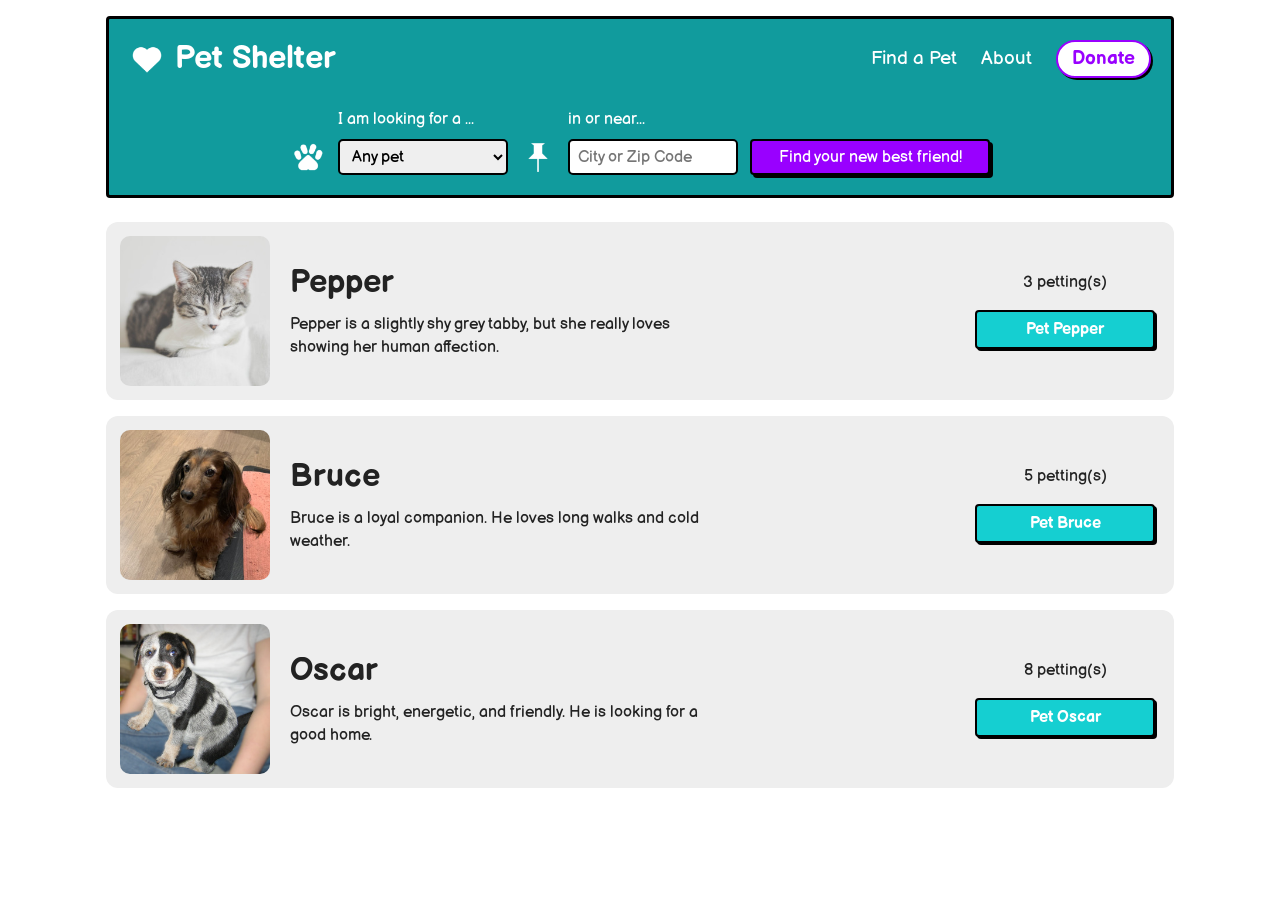
<file: projects-demos/01-pet-shelter/index.html>
<!DOCTYPE html>
<html lang="en">

<head>
    <meta charset="UTF-8">
    <meta name="viewport" content="width=device-width, initial-scale=1.0">
    <title>Pet Shelter</title>
    <link rel="stylesheet" href="./css/style.css">
</head>

<body>
    <div class="container">
        <nav class="nav-main">
            <div class="nav-top">
                <div class="nav-logo">
                    <img class="icon" src="./images/heart-light.png" alt="Pet Shelter logo">
                    <h1>Pet Shelter</h1>
                </div>

                <ul class="nav-links">
                    <li><a href="#">Find a Pet</a></li>
                    <li><a href="#">About</a></li>
                    <li><button id="donate-btn"><strong>Donate</strong></button></li>
                </ul>
            </div>

            <div class="search-labels">
                <span>I am looking for a ...</span>
                <span>in or near...</span>
            </div>

            <div class="nav-search">
                <img class="icon" src="./images/paw-light.png" alt="paw print icon">

                <select id="pet-selection-option" name="pet-selection-option">
                    <option selected hidden disabled>Any pet</option>
                    <option value="Dog">Dog</option>
                    <option value="Cat">Cat</option>
                    <option value="Ferret">Ferret</option>
                    <option value="Sugar Glider">Sugar Glider</option>
                </select>

                <img class="icon" src="./images/pin-light.png" alt="location pin icon">

                <input class="city-zip" type="text" placeholder="City or Zip Code" aria-label="City or Zip Code">

                <button class="find-button">Find your new best friend!</button>
            </div>
        </nav>

        <main class="main-content">
            <article class="pet-card">
                <img class="pet-photo" src="./images/pepper.jpg" alt="Pepper the gray tabby cat">
                <div class="pet-info">
                    <h2 class="pet-name">Pepper</h2>
                    <p class="pet-description">
                        Pepper is a slightly shy grey tabby, but she really loves showing her human affection.
                    </p>
                </div>
                <div class="pet-actions">
                    <p><span class="pet-count">3</span> petting(s)</p>
                    <button class="pet-btn"><strong>Pet Pepper</strong></button>
                </div>
            </article>

            <article class="pet-card">
                <img class="pet-photo" src="./images/bruce.jpg" alt="Bruce the dog">
                <div class="pet-info">
                    <h2 class="pet-name">Bruce</h2>
                    <p class="pet-description">
                        Bruce is a loyal companion. He loves long walks and cold weather.
                    </p>
                </div>
                <div class="pet-actions">
                    <p><span class="pet-count">5</span> petting(s)</p>
                    <button class="pet-btn"><strong>Pet Bruce</strong></button>
                </div>
            </article>

            <article class="pet-card">
                <img class="pet-photo" src="./images/oscar.jpg" alt="Oscar the dog">
                <div class="pet-info">
                    <h2 class="pet-name">Oscar</h2>
                    <p class="pet-description">
                        Oscar is bright, energetic, and friendly. He is looking for a good home.
                    </p>
                </div>
                <div class="pet-actions">
                    <p><span class="pet-count">8</span> petting(s)</p>
                    <button class="pet-btn"><strong>Pet Oscar</strong></button>
                </div>
            </article>
        </main>
    </div>

    <script src="./scripts/scripts.js"></script>
</body>

</html>
</file>
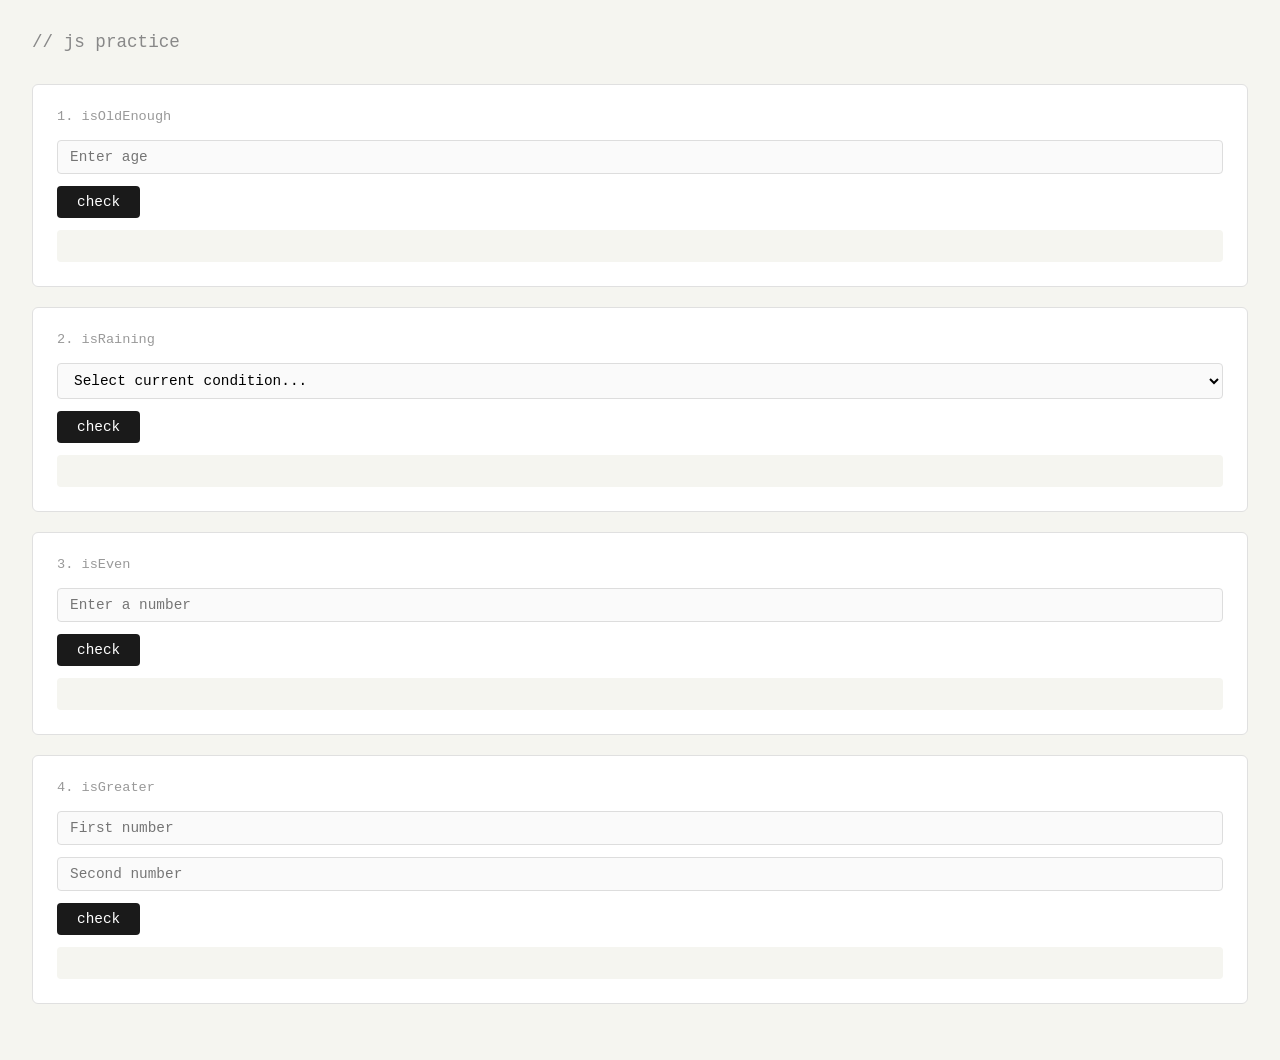
<file: projects-demos/03-conditional-arrows-and-events-with-frontend/index.html>
<!doctype html>
<html lang="en">
  <head>
    <meta charset="UTF-8" />
    <meta name="viewport" content="width=device-width, initial-scale=1.0" />
    <link rel="stylesheet" href="./style.css" />
    <title>JS Practice</title>
  </head>
  <body>
    <h1>// js practice</h1>

    <!-- 1. isOldEnough -->
    <div class="section">
      <h2>1. isOldEnough</h2>
      <input type="number" id="age-input" placeholder="Enter age" />
      <button id="age-btn">check</button>
      <p class="result" id="age-result"></p>
    </div>

    <!-- 2. isRaining -->
    <div class="section">
      <h2>2. isRaining</h2>
      <select id="weather-input">
        <option value="#" disabled selected>Select current condition...</option>
        <option value="true">raining</option>
        <option value="false">not raining</option>
      </select>
      <button id="rain-btn">check</button>
      <p class="result" id="rain-result"></p>
    </div>

    <!-- 3. isEven -->
    <div class="section">
      <h2>3. isEven</h2>
      <input type="number" id="number-input" placeholder="Enter a number" />
      <button id="even-btn">check</button>
      <p class="result" id="even-result"></p>
    </div>

    <!-- 4. isGreater -->
    <div class="section">
      <h2>4. isGreater</h2>
      <input type="number" id="num1-input" placeholder="First number" />
      <input type="number" id="num2-input" placeholder="Second number" />
      <button id="greater-btn">check</button>
      <p class="result" id="greater-result"></p>
    </div>

    <script src="./script.js"></script>
  </body>
</html>
</file>
<file: projects-demos/01-pet-shelter/css/style.css>
@import url('https://fonts.googleapis.com/css2?family=Balsamiq+Sans&display=swap');

* {
    margin: 0;
    padding: 0;
    box-sizing: border-box;
}

body {
    font-family: 'Balsamiq Sans', sans-serif;
    background-color: #ffffff;
    color: #222;
}

img {
    display: block;
}

button,
select,
input {
    font: inherit;
}

.container {
    max-width: 1100px;
    margin: 0 auto;
    padding: 0 16px 24px;
}

/* NAVIGATION */

.nav-main {
    margin-top: 16px;
    padding: 20px;
    background-color: #119b9d;
    border: 3px solid black;
    border-radius: 4px;
}

.nav-top {
    display: flex;
    justify-content: space-between;
    align-items: center;
    gap: 24px;
    margin-bottom: 32px;
}

.nav-logo {
    display: flex;
    align-items: center;
    gap: 10px;
    color: white;
}

.nav-logo h1 {
    font-size: 2rem;
}

.icon {
    width: 36px;
    height: 36px;
    object-fit: contain;
}

.nav-links {
    display: flex;
    align-items: center;
    gap: 24px;
    list-style: none;
}

.nav-links a {
    color: white;
    text-decoration: none;
    font-size: 1.2rem;
}

.nav-links a:hover {
    text-decoration: underline;
}

#donate-btn {
    width: 95px;
    height: 38px;
    background-color: white;
    color: #9900ff;
    font-size: 1.2rem;
    border: 2px solid #9900ff;
    border-radius: 999px;
    box-shadow: 2px 2px 0 black;
    cursor: pointer;
}

.search-labels {
    display: grid;
    grid-template-columns: 36px 170px 36px 170px 240px;
    justify-content: center;
    align-items: center;
    gap: 12px;
    color: white;
    margin-bottom: 10px;
    font-size: 1rem;
}

.search-labels span:first-child {
    grid-column: 2 / 3;
}

.search-labels span:last-child {
    grid-column: 4 / 5;
}

.nav-search {
    display: grid;
    grid-template-columns: 36px 170px 36px 170px 240px;
    justify-content: center;
    align-items: center;
    gap: 12px;
}

#pet-selection-option,
.city-zip {
    width: 170px;
    height: 36px;
    border: 2px solid black;
    border-radius: 5px;
    padding: 0 8px;
}

.find-button {
    min-width: 240px;
    height: 36px;
    padding: 0 14px;
    background-color: #9900ff;
    color: white;
    border: 2px solid black;
    border-radius: 4px;
    box-shadow: 3px 3px 0 black;
    cursor: pointer;
}

/* MAIN CONTENT */

.main-content {
    display: flex;
    flex-direction: column;
    gap: 16px;
    margin-top: 24px;
}

.pet-card {
    display: flex;
    align-items: center;
    gap: 20px;
    background-color: #eeeeee;
    border-radius: 12px;
    padding: 14px;
}

.pet-photo {
    width: 150px;
    height: 150px;
    object-fit: cover;
    border-radius: 10px;
}

.pet-info {
    flex: 1;
}

.pet-name {
    font-size: 2rem;
    margin-bottom: 12px;
}

.pet-description {
    max-width: 420px;
    line-height: 1.4;
}

.pet-actions {
    display: flex;
    flex-direction: column;
    align-items: center;
    gap: 18px;
    min-width: 190px;
}

.pet-btn {
    width: 180px;
    padding: 8px 12px;
    background-color: #15cfd1;
    color: white;
    border: 2px solid black;
    border-radius: 4px;
    box-shadow: 2px 2px 0 black;
    cursor: pointer;
}

/* HOVER STATES */

.pet-btn:hover,
.find-button:hover,
#donate-btn:hover {
    transform: translateY(-1px);
}

/* RESPONSIVE */

@media (max-width: 850px) {
    .nav-top,
    .pet-card {
        flex-direction: column;
        align-items: flex-start;
    }

    .nav-links {
        flex-wrap: wrap;
    }

    .search-labels {
        justify-content: flex-start;
        gap: 24px;
        flex-wrap: wrap;
    }

    .pet-actions {
        align-items: flex-start;
    }
}
</file>
<file: projects-demos/03-conditional-arrows-and-events-with-frontend/style.css>
* {
  box-sizing: border-box;
  margin: 0;
  padding: 0;
}

body {
  font-family: monospace;
  background: #f5f5f0;
  color: #1a1a1a;
  padding: 2rem;
}

h1 {
  font-size: 1.1rem;
  font-weight: normal;
  margin-bottom: 2rem;
  color: #888;
}

.section {
  background: #fff;
  border: 1px solid #e0e0e0;
  border-radius: 6px;
  padding: 1.5rem;
  margin-bottom: 1.25rem;
}

.section h2 {
  font-size: 0.85rem;
  font-weight: normal;
  color: #999;
  margin-bottom: 1rem;
}

input[type="number"],
input[type="text"],
select {
  display: block;
  width: 100%;
  padding: 0.5rem 0.75rem;
  font-family: monospace;
  font-size: 0.9rem;
  border: 1px solid #ddd;
  border-radius: 4px;
  background: #fafafa;
  margin-bottom: 0.75rem;
}

button {
  font-family: monospace;
  font-size: 0.9rem;
  padding: 0.5rem 1.25rem;
  background: #1a1a1a;
  color: #fff;
  border: none;
  border-radius: 4px;
  cursor: pointer;
  margin-bottom: 0.75rem;
}

button:hover {
  background: #333;
}

.result {
  font-size: 0.9rem;
  padding: 0.5rem 0.75rem;
  background: #f5f5f0;
  border-radius: 4px;
  min-height: 2rem;
  color: #555;
}
</file>
